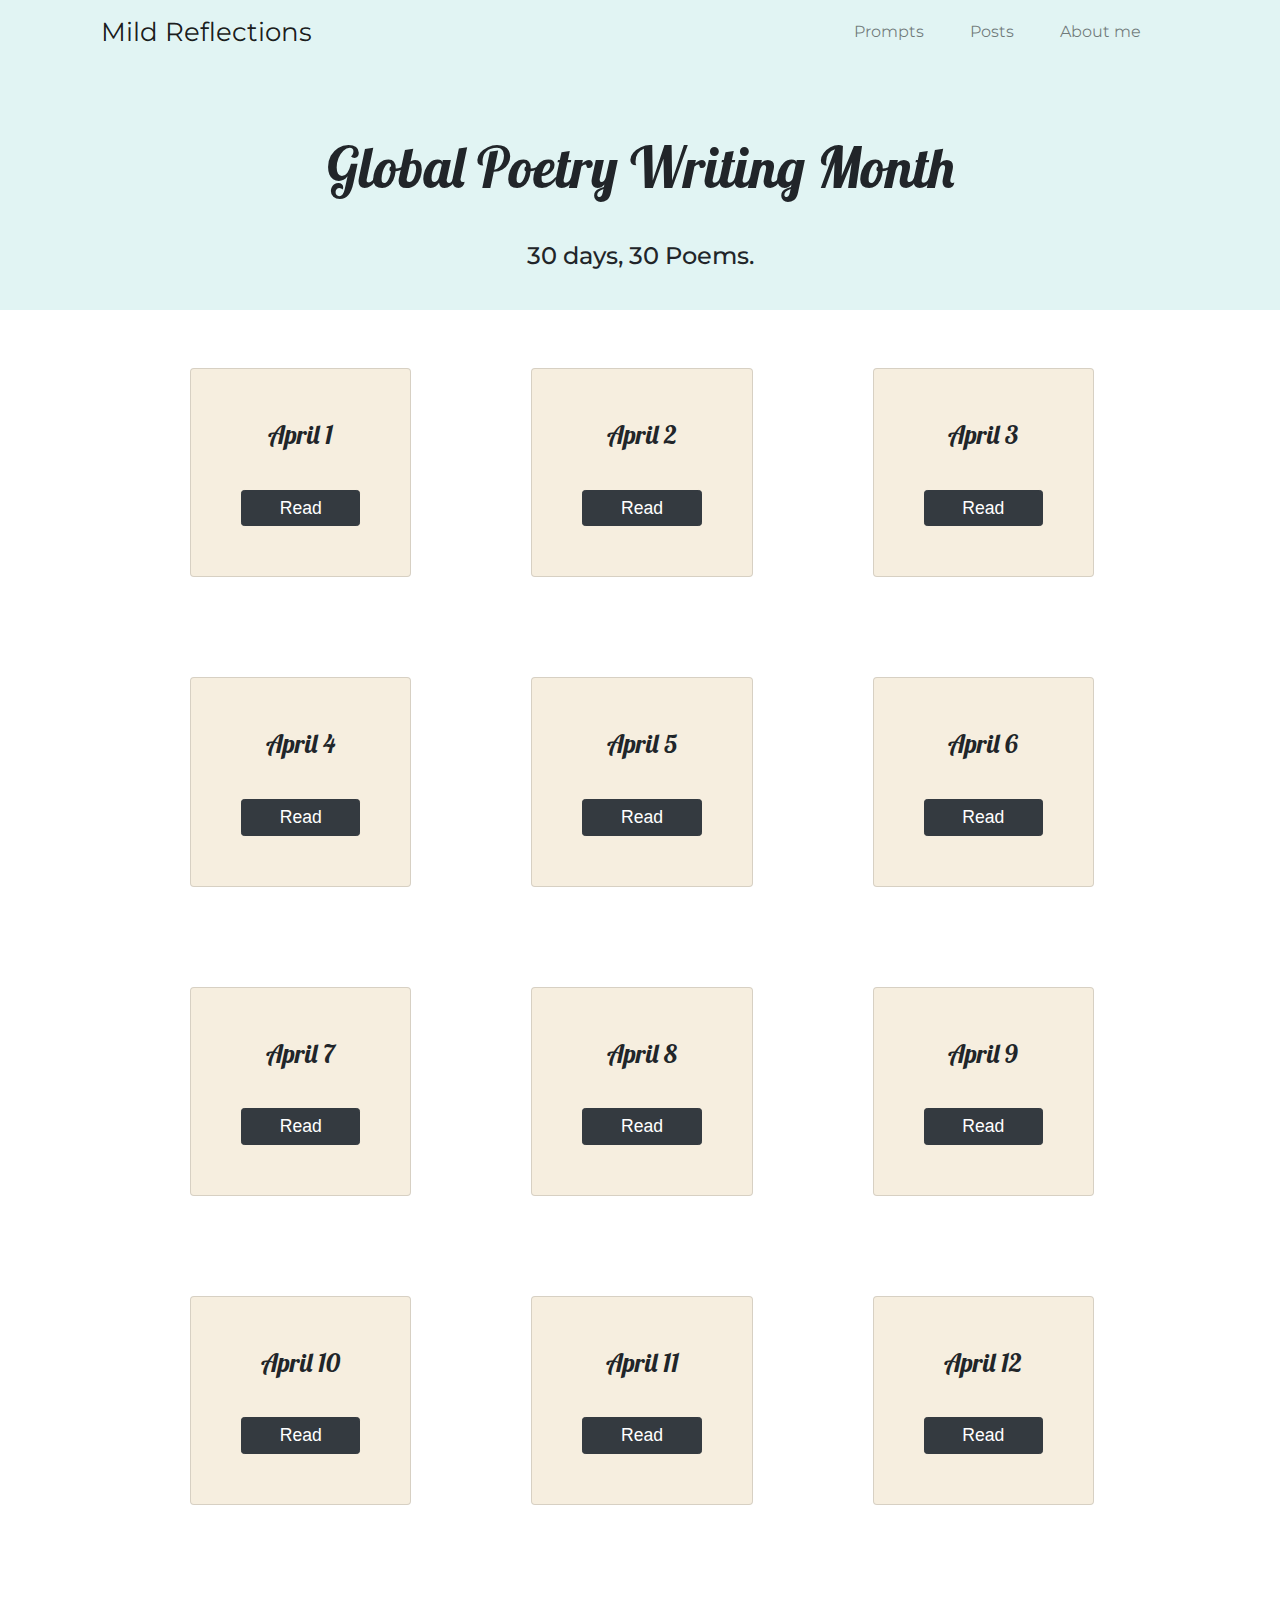
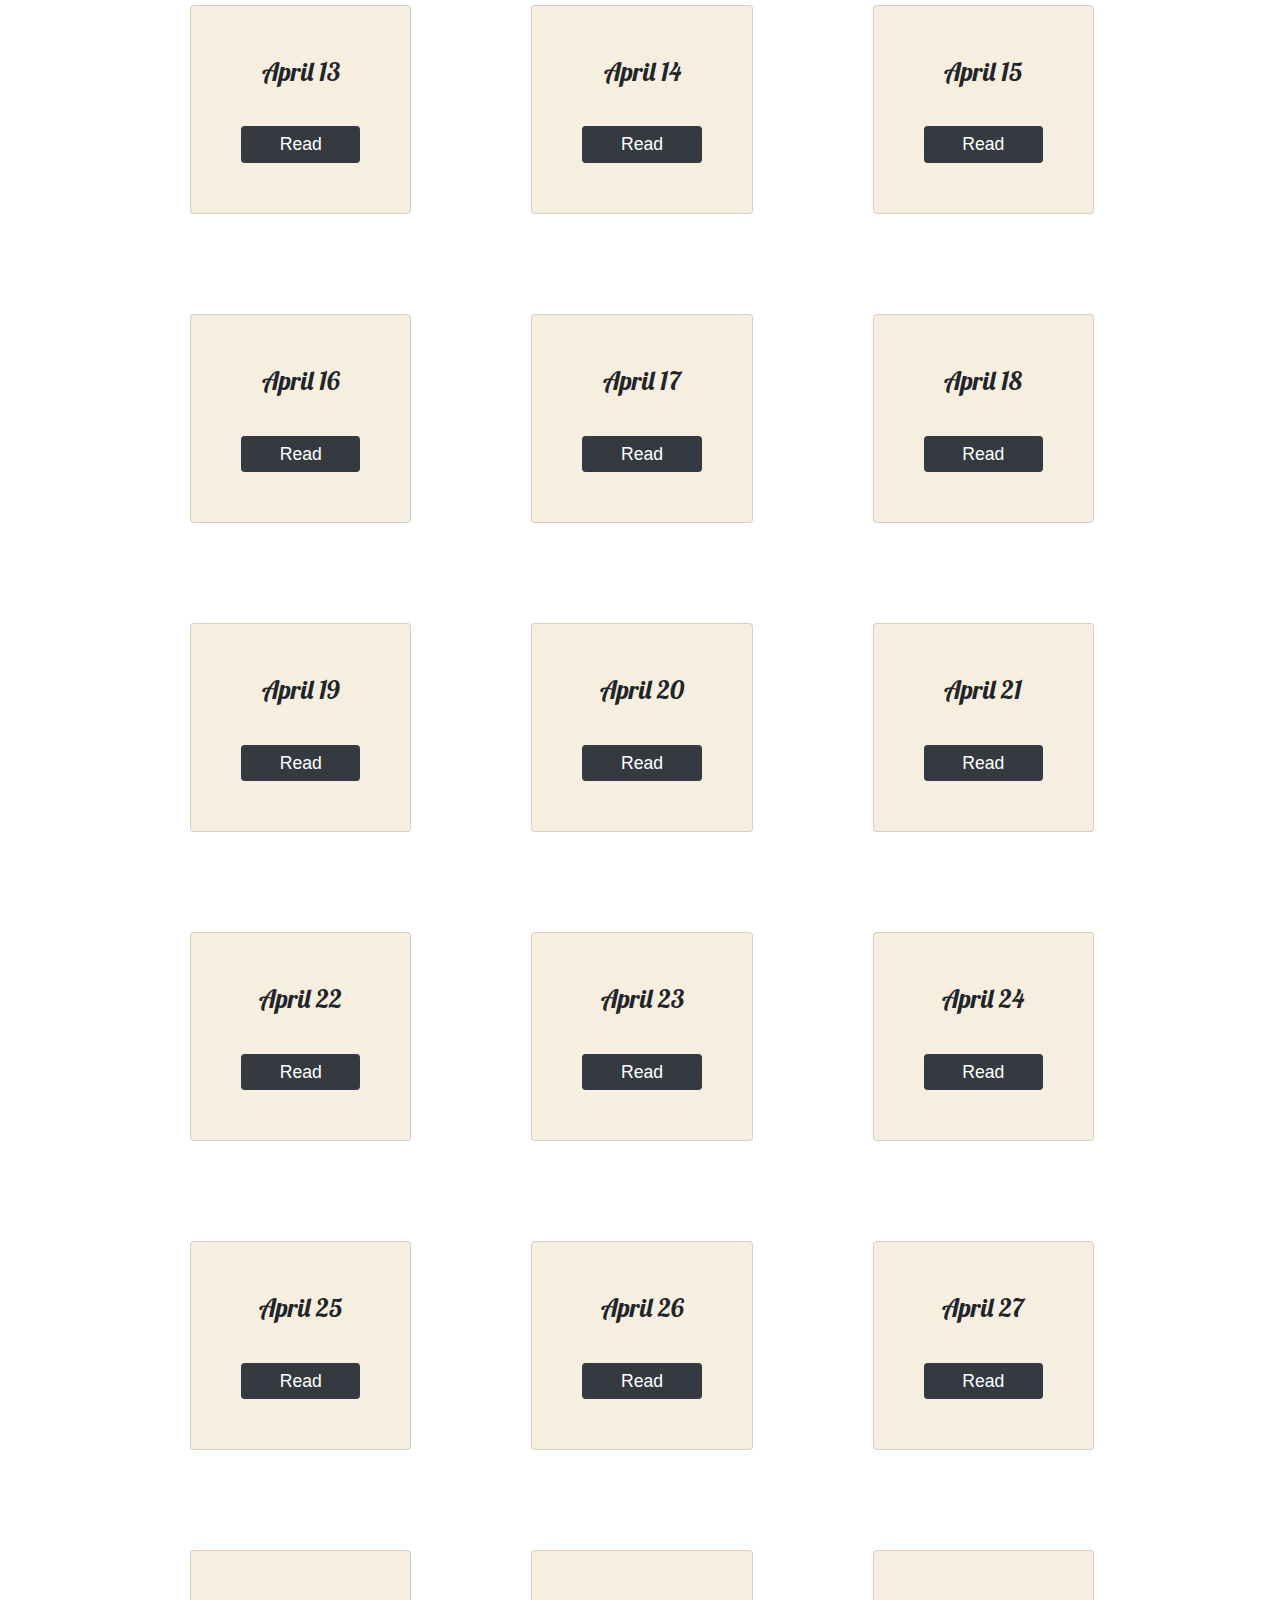
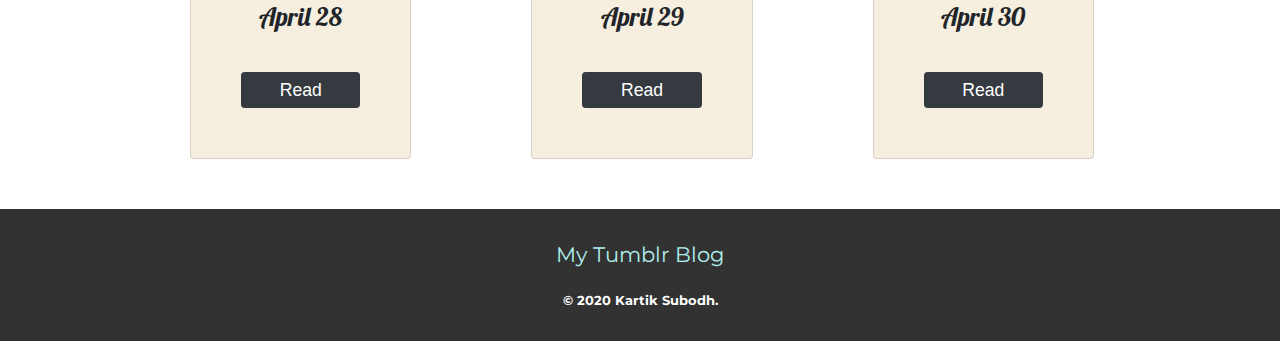
<file: index.html>
<!DOCTYPE html>
<html lang="en" dir="ltr">

<head>
  <meta charset="utf-8">
  <title>Poet's Respite</title>

  <!-- Adding Fonts -->
  <link href="https://fonts.googleapis.com/css?family=Lobster|Montserrat&display=swap" rel="stylesheet">

  <!-- adding favicon -->
  <link rel="shortcut icon" href="favicon.ico" type="image/x-icon">
  <!-- Adding Bootstrap Styles -->
  <link rel="stylesheet" href="https://stackpath.bootstrapcdn.com/bootstrap/4.4.1/css/bootstrap.min.css" integrity="sha384-Vkoo8x4CGsO3+Hhxv8T/Q5PaXtkKtu6ug5TOeNV6gBiFeWPGFN9MuhOf23Q9Ifjh" crossorigin="anonymous">
  <!-- Adding CSS -->
  <link rel="stylesheet" href="CSS/styles.css">

  <!-- Adding Bootstarp JS Depedencies -->
  <script src="https://code.jquery.com/jquery-3.4.1.slim.min.js" integrity="sha384-J6qa4849blE2+poT4WnyKhv5vZF5SrPo0iEjwBvKU7imGFAV0wwj1yYfoRSJoZ+n" crossorigin="anonymous"></script>
  <script src="https://cdn.jsdelivr.net/npm/popper.js@1.16.0/dist/umd/popper.min.js" integrity="sha384-Q6E9RHvbIyZFJoft+2mJbHaEWldlvI9IOYy5n3zV9zzTtmI3UksdQRVvoxMfooAo" crossorigin="anonymous"></script>
  <script src="https://stackpath.bootstrapcdn.com/bootstrap/4.4.1/js/bootstrap.min.js" integrity="sha384-wfSDF2E50Y2D1uUdj0O3uMBJnjuUD4Ih7YwaYd1iqfktj0Uod8GCExl3Og8ifwB6" crossorigin="anonymous"></script>
</head>

<body>
  <section id="heading">
    <div class="container">
      <div class="navbar navbar-expand-lg navbar-light ">
        <a class="navbar-brand" href="https://www.tumblr.com/blog/mildreflections">Mild Reflections</a>
        <button class="navbar-toggler" type="button" data-toggle="collapse" data-target="#navbarSupportedContent" aria-controls="navbarSupportedContent" aria-expanded="false" aria-label="Toggle navigation">
          <span class="navbar-toggler-icon"></span>
        </button>
        <div class="collapse navbar-collapse" id="navbarSupportedContent">
          <ul class="navbar-nav ml-auto navbar-white">
            <li class="nav-item">
              <a class="nav-link" href="prompts.html">Prompts</a>
            </li>
            <li class="nav-item">
              <a class="nav-link" href="posts.html">Posts</a>
            </li>
            <li class="nav-item">
              <a class="nav-link" href="aboutme.html">About me</a>
            </li>
        </div>
      </div>
    </div>
    <div class="titleTrack">
      <h1 class="titleText">Global Poetry Writing Month</h1>
      <h3 class="subText"> 30 days, 30 Poems.</h3>
    </div>

  </section>
  <section id = "cardLayout">
    <!-- Adding JavaScript -->
    <script type="text/javascript" src="JavaScript/scripts.js"></script>
  </section>

  <section id="bottomContainer">

    <div id="foot" class="poemFooter">
      <a class="footerLink" href="https://www.tumblr.com/blog/mildreflections">My Tumblr Blog</a>
      <p class="copyright">© 2020 Kartik Subodh.</p>

    </div>
  </section>



</body>

</html>
</file>
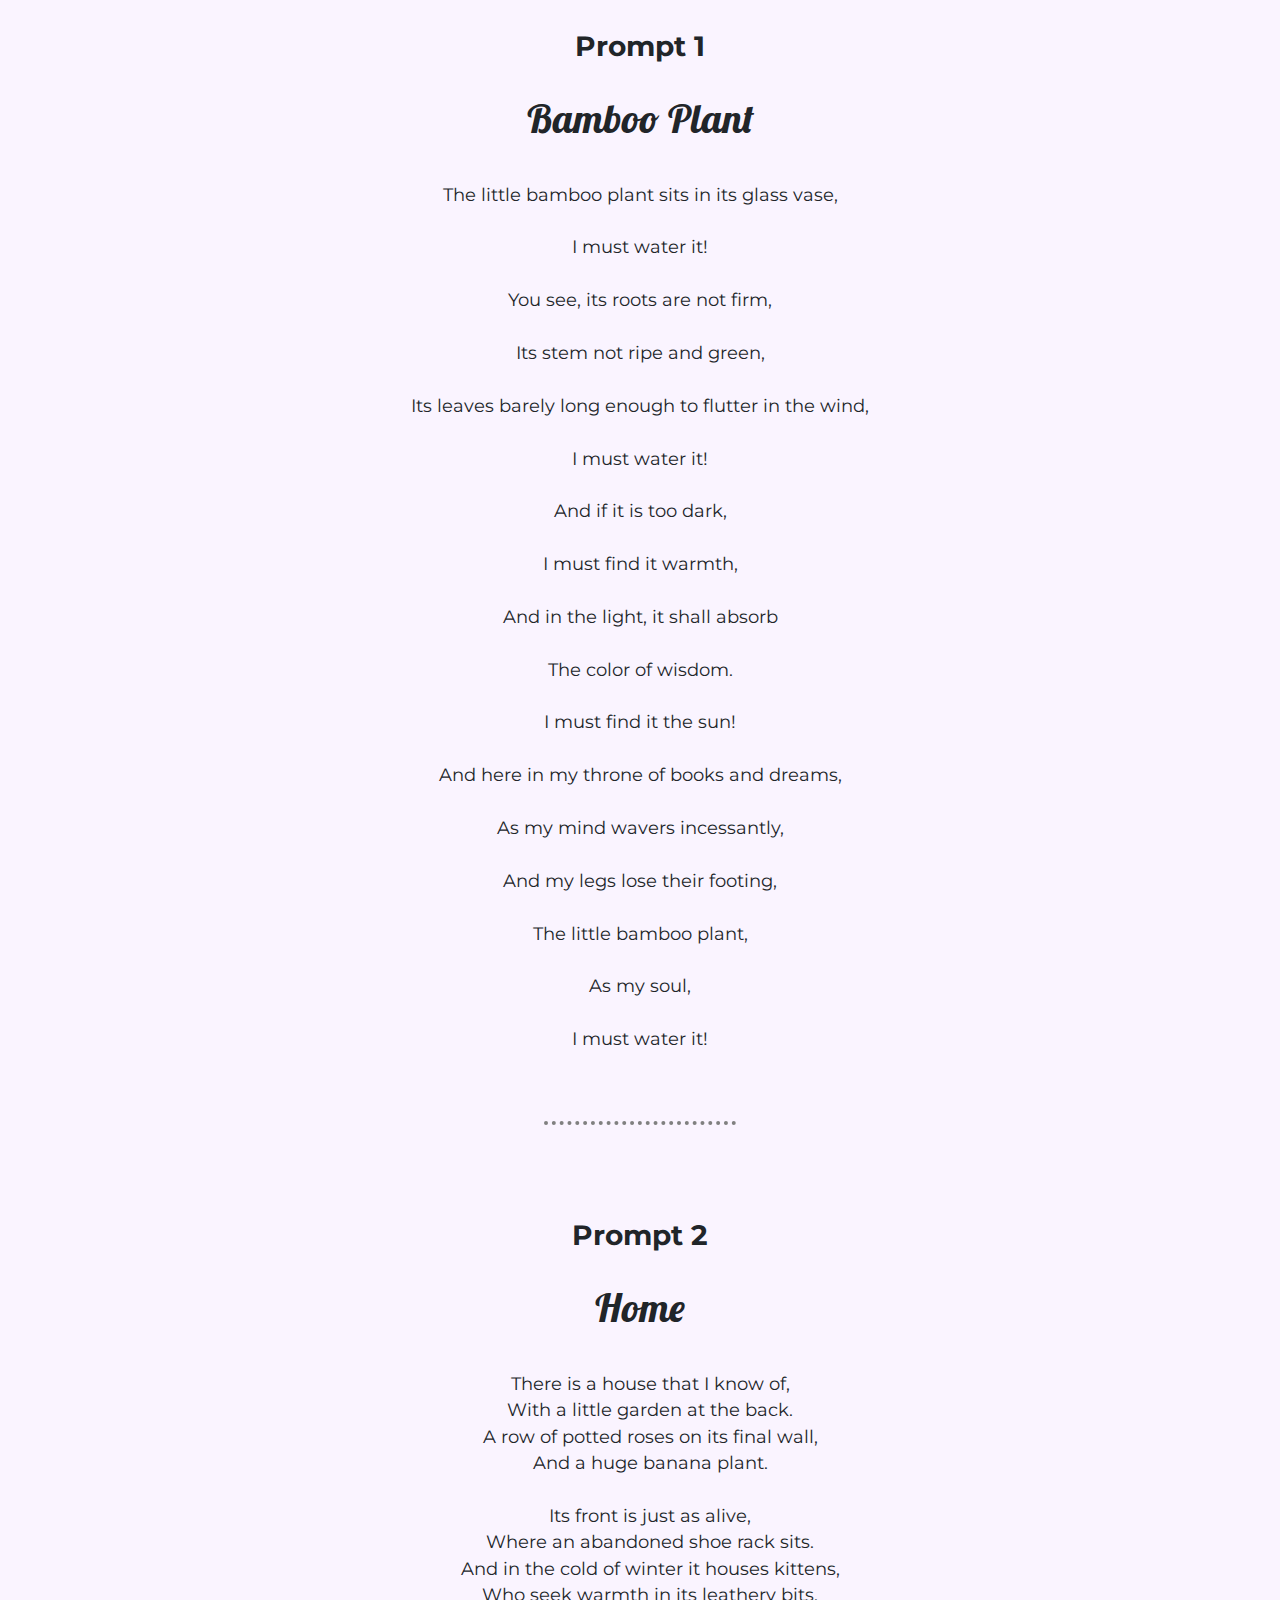
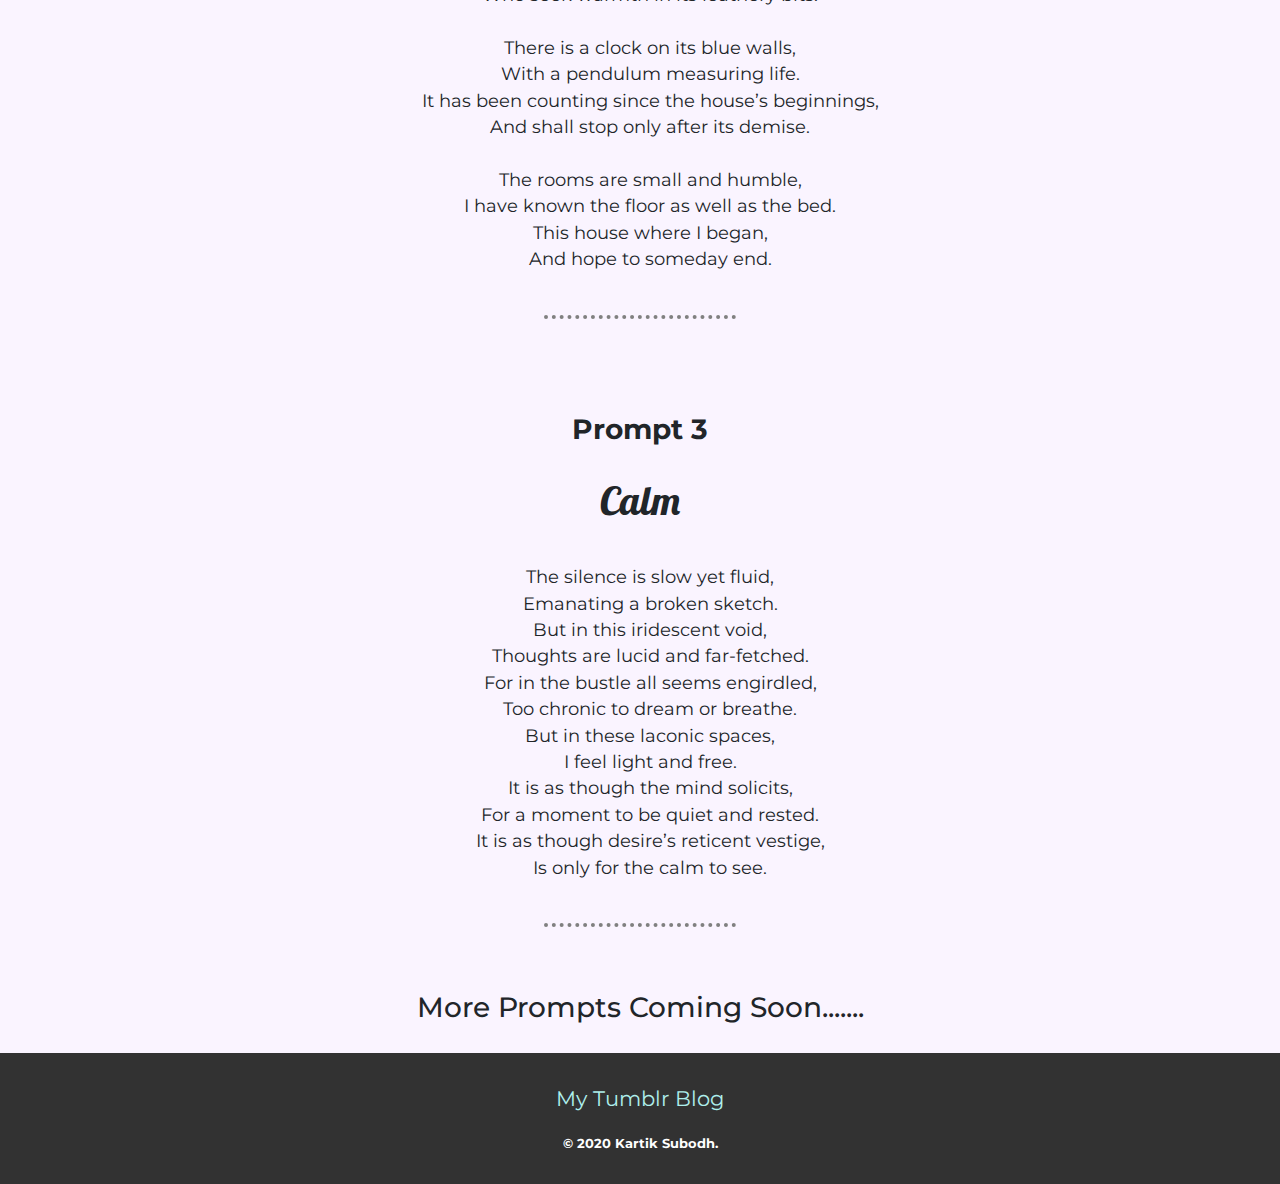
<file: posts.html>
<!DOCTYPE html>
<html lang="en" dir="ltr">

<head>
  <meta charset="utf-8">
  <title>Posts</title>
  <link href="https://fonts.googleapis.com/css?family=Lobster|Montserrat&display=swap" rel="stylesheet">

  <!-- adding favicon -->
  <link rel="shortcut icon" href="favicon.ico" type="image/x-icon">
  <!-- Adding Bootstrap Styles -->
  <link rel="stylesheet" href="https://stackpath.bootstrapcdn.com/bootstrap/4.4.1/css/bootstrap.min.css" integrity="sha384-Vkoo8x4CGsO3+Hhxv8T/Q5PaXtkKtu6ug5TOeNV6gBiFeWPGFN9MuhOf23Q9Ifjh" crossorigin="anonymous">
  <!-- Adding CSS -->
  <link rel="stylesheet" href="CSS/styles.css">

  <!-- Adding Bootstarp JS Depedencies -->
  <script src="https://code.jquery.com/jquery-3.4.1.slim.min.js" integrity="sha384-J6qa4849blE2+poT4WnyKhv5vZF5SrPo0iEjwBvKU7imGFAV0wwj1yYfoRSJoZ+n" crossorigin="anonymous"></script>
  <script src="https://cdn.jsdelivr.net/npm/popper.js@1.16.0/dist/umd/popper.min.js" integrity="sha384-Q6E9RHvbIyZFJoft+2mJbHaEWldlvI9IOYy5n3zV9zzTtmI3UksdQRVvoxMfooAo" crossorigin="anonymous"></script>
  <script src="https://stackpath.bootstrapcdn.com/bootstrap/4.4.1/js/bootstrap.min.js" integrity="sha384-wfSDF2E50Y2D1uUdj0O3uMBJnjuUD4Ih7YwaYd1iqfktj0Uod8GCExl3Og8ifwB6" crossorigin="anonymous"></script>
</head>

<body>
  <section id="mainContent">
    <div id="p1" class="prompt1">
      <h3 class="poemHeader"><a href="prompts.html#a1" class = "poemLink">Prompt 1</a></h3>
      <h1 class="poemTitle">Bamboo Plant</h1>
      <pre>
The little bamboo plant sits in its glass vase,

I must water it!

You see, its roots are not firm,

Its stem not ripe and green,

Its leaves barely long enough to flutter in the wind,

I must water it!

And if it is too dark,

I must find it warmth,

And in the light, it shall absorb

The color of wisdom.

I must find it the sun!

And here in my throne of books and dreams,

As my mind wavers incessantly,

And my legs lose their footing,

The little bamboo plant,

As my soul,

I must water it!

    </pre>
      <hr class="endLine"> <br><br>
    </div>



<!-- Second Poem -->


<div id="p2" class="prompt1">
  <h3 class="poemHeader"><a href="prompts.html#a2" class = "poemLink">Prompt 2</a></h3>
  <h1 class="poemTitle">Home</h1>
  <pre>
    There is a house that I know of,
    With a little garden at the back.
    A row of potted roses on its final wall,
    And a huge banana plant.

    Its front is just as alive,
    Where an abandoned shoe rack sits.
    And in the cold of winter it houses kittens,
    Who seek warmth in its leathery bits.

    There is a clock on its blue walls,
    With a pendulum measuring life.
    It has been counting since the house’s beginnings,
    And shall stop only after its demise.

    The rooms are small and humble,
    I have known the floor as well as the bed.
    This house where I began,
    And hope to someday end.

</pre>
  <hr class="endLine"> <br><br>
</div>



<div id="p3" class="prompt1">
  <h3 class="poemHeader"><a href="prompts.html#a3" class = "poemLink">Prompt 3</a></h3>
  <h1 class="poemTitle">Calm</h1>
  <pre>
    The silence is slow yet fluid,
    Emanating a broken sketch.
    But in this iridescent void,
    Thoughts are lucid and far-fetched.
    For in the bustle all seems engirdled,
    Too chronic to dream or breathe.
    But in these laconic spaces,
    I feel light and free.
    It is as though the mind solicits,
    For a moment to be quiet and rested.
    It is as though desire’s reticent vestige,
    Is only for the calm to see.

</pre>
  <hr class="endLine"> <br><br>
</div>


  </section>

  <section id="bottomContainer">
    <div class="stopper">
      <h3>More Prompts Coming Soon.......</h3>
    </div>
    <div id="foot" class="poemFooter">
      <a class="footerLink" href="https://www.tumblr.com/blog/mildreflections">My Tumblr Blog</a>
      <p class="copyright">© 2020 Kartik Subodh.</p>

    </div>
  </section>
</body>

</html>
</file>
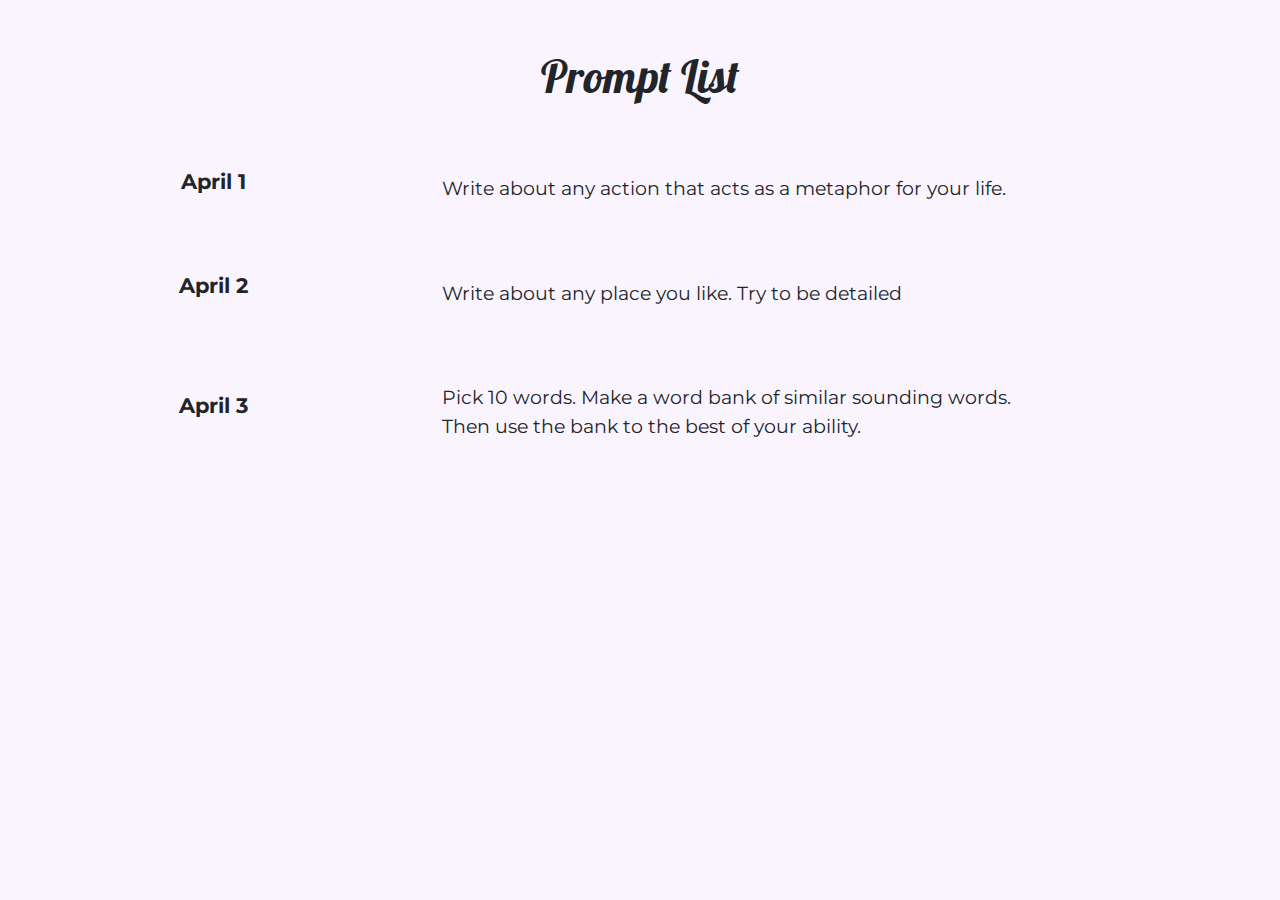
<file: prompts.html>
<!DOCTYPE html>
<html lang="en" dir="ltr">
  <head>
    <meta charset="utf-8">
    <title>Poet's Respite</title>
    <!-- adding favicon -->
    <link rel="shortcut icon" href="favicon.ico" type="image/x-icon">
    <!-- Adding Fonts -->
    <link href="https://fonts.googleapis.com/css?family=Lobster|Montserrat&display=swap" rel="stylesheet">
    <!-- Adding Bootstrap Styles -->
    <link rel="stylesheet" href="https://stackpath.bootstrapcdn.com/bootstrap/4.4.1/css/bootstrap.min.css" integrity="sha384-Vkoo8x4CGsO3+Hhxv8T/Q5PaXtkKtu6ug5TOeNV6gBiFeWPGFN9MuhOf23Q9Ifjh" crossorigin="anonymous">
    <!-- Adding CSS -->
    <link rel="stylesheet" href="CSS/styles.css">

    <!-- Adding Bootstarp JS Depedencies -->
    <script src="https://code.jquery.com/jquery-3.4.1.slim.min.js" integrity="sha384-J6qa4849blE2+poT4WnyKhv5vZF5SrPo0iEjwBvKU7imGFAV0wwj1yYfoRSJoZ+n" crossorigin="anonymous"></script>
    <script src="https://cdn.jsdelivr.net/npm/popper.js@1.16.0/dist/umd/popper.min.js" integrity="sha384-Q6E9RHvbIyZFJoft+2mJbHaEWldlvI9IOYy5n3zV9zzTtmI3UksdQRVvoxMfooAo" crossorigin="anonymous"></script>
    <script src="https://stackpath.bootstrapcdn.com/bootstrap/4.4.1/js/bootstrap.min.js" integrity="sha384-wfSDF2E50Y2D1uUdj0O3uMBJnjuUD4Ih7YwaYd1iqfktj0Uod8GCExl3Og8ifwB6" crossorigin="anonymous"></script>
  </head>
  <body class ="promptBody">
      <div class = "promptHead">
            <h2 class = "listHead">Prompt List</h2>
      </div>
      <section  class = "promptContent">
          <div id = "a1" class="row listRow">
              <div class="col-4">
                      <h6 class ="promptCount">April 1</h6>
              </div>
              <div class="col-6">
                    <p  class = "listText">Write about any action that acts as a metaphor for your life.</p>
              </div>

          </div>

          <div id = "a2" class="row listRow">
              <div class="col-4">
                      <h6 class ="promptCount">April 2</h6>
              </div>
              <div class="col-6">
                    <p class = "listText">Write about any place you like. Try to be detailed</p>
              </div>
          </div>

          <div id = "a3" class="row listRow">
              <div class="col-4">
                      <h6 class ="promptCount">April 3</h6>
              </div>
              <div class="col-6">
                    <p class = "listText">Pick 10 words. Make a word bank of similar sounding words. Then use the bank to the best of your ability.</p>
              </div>
          </div>
      </section>

  </body>
</html>
</file>
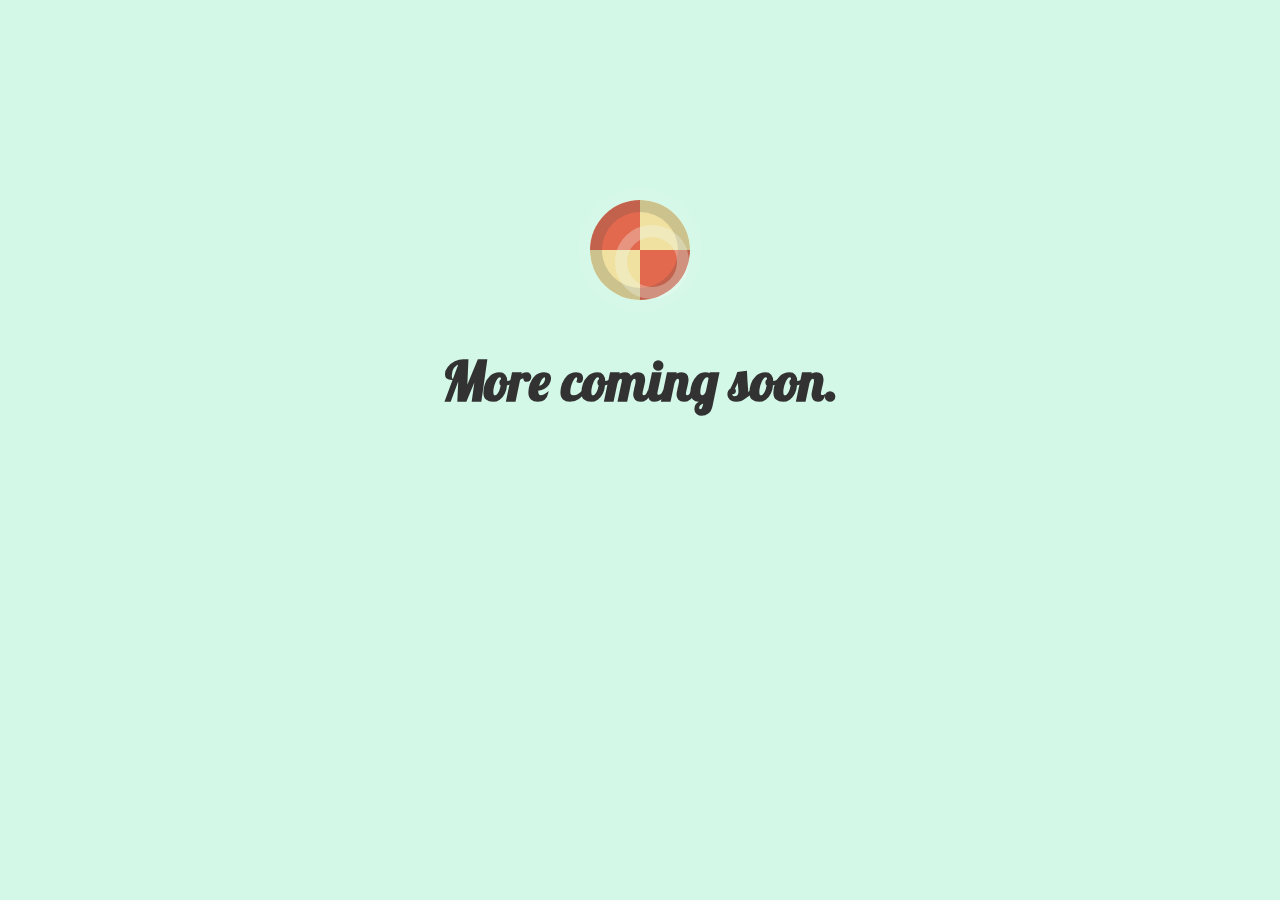
<file: waitpage.html>
<!DOCTYPE html>
<html lang="en" dir="ltr">

<head>
  <meta charset="utf-8">
  <title>Poet's Respite</title>
  <!-- adding favicon -->
  <link rel="shortcut icon" href="favicon.ico" type="image/x-icon">
  <!-- Adding Fonts -->
  <link href="https://fonts.googleapis.com/css?family=Lobster|Montserrat&display=swap" rel="stylesheet">
  <!-- Adding CSS -->
  <link rel="stylesheet" href="CSS/styles.css">


</head>

<body class = "waitBody">

    <div class="spinner"></div>
    <div class="wait">
    <h2>More coming soon.</h2>

  </div>
</body>

</html>
</file>
<file: CSS/styles.css>
/* heading section styles */

#heading{

  background-color: #e1f4f3;
  font-family: "Montserrat";

}

.navbar-brand{
    font-size: 1.6rem;
}

.nav-item{

    padding-right: 30px;
}


.subText{

      font-size: 1.5rem;
      margin-top: 30px;
      padding-bottom: 40px;
      text-align: center;

}

.titleText{

     font-family: "Lobster";
     font-size: 3.5rem;
     margin-bottom: 40px;
     margin-top: 70px;
     text-align: center;
}



/* cardLayout section */

#cardLayout{

      padding-right:50px;
      padding-left: 65px;

}


.btn{
    margin-top: 20px;
    font-size: 1.1rem;
}

.card{

      background-color: #f6eedf;
      margin: 50px 30px 50px 0 ;
      padding: 50px;
      text-align: center;

}


.cardContainer{
      margin-left: 5.6%;
      margin-right: 5.5%
}

.cardTitle{
      font-family: "Lobster";
      font-size: 1.6rem;

      margin-bottom: 20px;
}


.cols{
    margin-left: 30px;
    margin-right: 30px;
}

/* Post Page styles */

#mainContent{
  background-color: #faf4ff;
  font-family: "Montserrat";
  text-align: center;
}

#bottomContainer{
  background-color: #faf4ff;
  font-family: "Montserrat";
  text-align: center;
}


.copyright{
  color: white;
  font-weight: bold;
  font-size: 0.8rem;
  margin-top: 20px;
}
.endLine{
  border-style: dotted none none;
  border-color: grey;
  border-width: 4px;
  width: 15%;
}


.footerLink{
    color:#aeefec;
    font-size: 1.3rem;
    text-decoration: none;

}
.footerLink:hover{
  text-decoration: none;
  padding-bottom: 20px;
  color:white;
}

pre{

  font-family: "Montserrat";
  font-size: 1.1rem;
  margin: 40px 0  0;
  text-align: center;

}

.poemHeader{
    font-weight: bold;
    margin-bottom: 30px;
    padding-top: 30px;
}
.poemLink{
    color: inherit;
    text-decoration: none;
}

.poemLink:hover{

    color:#f78259;
    text-decoration: none;
}
.poemTitle{
    font-family: "Lobster";

}

.poemFooter{
    background-color: #323232;
    padding: 30px 0 15px 0;

}

.stopper{
  padding-bottom: 20px;
}



/* wait page */


.spinner {
	/* Size and position */
    font-size: 100px; /* 1em */
  	width: 1em;
    height: 1em;
    position: relative;
    margin: 200px auto 10px auto;


    /* Styles */
    border-radius: 50%;
    background: #FF4F72; /* Fallback */
    background:
        linear-gradient(#ea2d0e 50%, #fcd883 50%), /* First column */
        linear-gradient(#fcd883 50%, #ea2d0e 50%); /* Second column */
    background-position:
    	0 0,    /* Position of 1st column */
    	100% 0; /* Position of 2nd column */
    background-size: 50% 100%; /* Contraction of "50% 100%, 50% 100%" */
    background-repeat: no-repeat;
    box-shadow:
    	inset 0 0 0 .12em rgba(0,0,0,0.2), /* Inner border */
    	0 0 0 .12em rgba(255,255,255,0.1); /* Outter border */
    opacity: 0.7;
    animation: rota 3s infinite alternate;
}


.spinner:after {
    /* Size */
    content: "";
    width: 50%;
    height: 50%;

    /* Perfect centering */
    position: absolute;
    top: 25%;
    left: 25%;

    /* Styles */
    border: .12em solid rgba(255,255,255,0.3);
    border-radius: inherit;
}

@keyframes rota {
    25%  { transform: rotate(270deg); }
    50%  { transform: rotate( 90deg); }
    75%  { transform: rotate(360deg); }
    100% { transform: rotate(180deg); }
}

.wait{
    color: #323232;
    font-family: "Lobster";
    font-size: 2.3rem;
    margin: 10px 0 10px 0;
    text-align: center;
}

.waitBody{
    background-color: #d4f8e8;
}


/* Prompt List styling */




.listHead{
  font-family: "Lobster";
  font-size: 2.8rem;
}

.listRow{
    margin: 20px 0 40px 0;

}

.listText{

    font-size: 1.2rem;
    padding-top: 20px;

}

.promptHead{
      margin: 50px 0 50px 0;
      text-align: center;
}

.promptBody{
    background-color: #faf4ff;
    font-family: "Montserrat";
}

.col-4{
    text-align: center;
    margin-top: auto;
    margin-bottom: auto;

}



.promptCount{

        font-size: 1.3rem;
        font-weight: bold;
}


/* About me Styles */

.profileBody{
      background-color: #dee3e2;
}

.profileHead{


    margin: 50px 0 130px 0;
    text-align: center;

}

.greeting{
  
  font-family: "Lobster";
  font-size: 2.8rem;
}

.myFace{
  border-radius: 100%;
  margin: 0 150px 0 150px;
  width: 50%;
}

.profileRow{
    margin-bottom: 30px;
}

.info{
   font-style: "Montserrat";
   font-size: 1.3rem;
   line-height: 1.8;
   font-weight: 600;
   margin-top: 100px;
   padding: 0 20px 0 20px;
}
</file>
